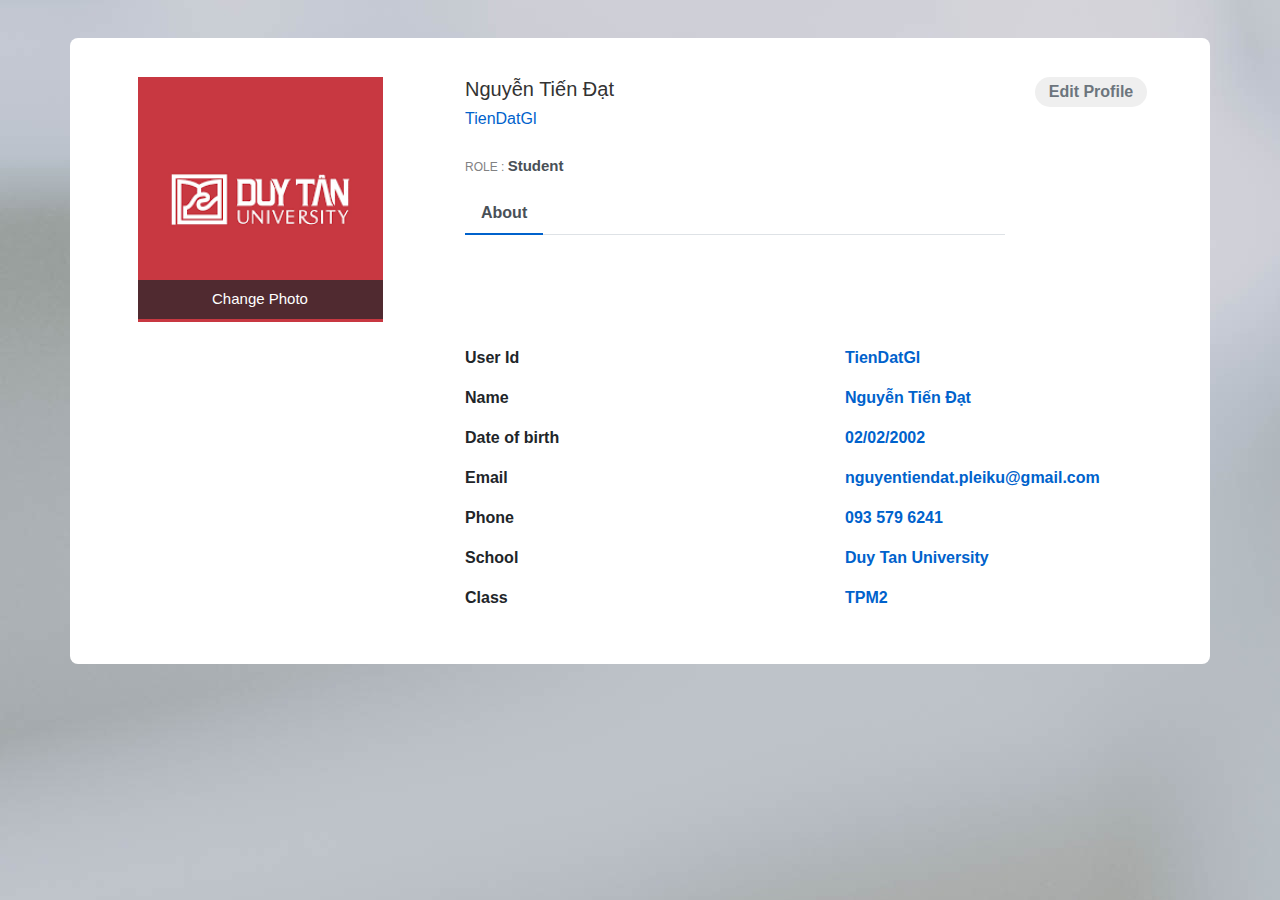
<file: user.html>
<!DOCTYPE html>
<html lang="en">
<head>
    <meta charset="UTF-8">
    <meta http-equiv="X-UA-Compatible" content="IE=edge">
    <meta name="viewport" content="width=device-width, initial-scale=1.0">
    <link rel="stylesheet" href="./user.css">
    <link href="//maxcdn.bootstrapcdn.com/bootstrap/4.1.1/css/bootstrap.min.css" rel="stylesheet" id="bootstrap-css">
    <link id="favico" rel="icon" type="image/png" href="../assets/img/favicon.ico"/>
    <title>Infor | Duy Tan Library</title>
</head>
<body>

<div class="container emp-profile">
            <form method="post">
                <div class="row">
                    <div class="col-md-4">
                        <div class="profile-img">
                            <img src="../assets/img/logo.png" alt=""/>
                            <div class="file btn btn-lg btn-primary">
                                Change Photo
                                <input type="file" name="file"/>
                            </div>
                        </div>
                    </div>
                    <div class="col-md-6">
                        <div class="profile-head">
                                    <h5>
                                        Nguyễn Tiến Đạt
                                    </h5>
                                    <h6>
                                        TienDatGl
                                    </h6>
                                    <p class="proile-rating">ROLE : <span>Student</span></p>
                            <ul class="nav nav-tabs" id="myTab" role="tablist">
                                <li class="nav-item">
                                    <a class="nav-link active " id="home-tab" data-toggle="tab" href="#home" role="tab" aria-controls="home" aria-selected="true">About</a>
                                </li>
                            </ul>
                        </div>
                    </div>
                    <div class="col-md-2">
                        <input type="submit" class="profile-edit-btn" name="btnAddMore" value="Edit Profile"/>
                    </div>
                </div>
                <div class="row">
                     <div class="col-md-4">
                        <!-- <div class="profile-work">
                            <p>MORE INFORMATION</p>
                            <a href="">Facebook</a><br/>
                            <a href="">Instagram</a><br/>
                            <a href="">Youtube</a>
                            <p>SKILLS</p>
                            <a href="">Web Designer</a><br/>
                            <a href="">Web Developer</a><br/>
                            <a href="">WordPress</a><br/>
                            <a href="">WooCommerce</a><br/>
                            <a href="">PHP, .Net</a><br/>
                        </div>  -->
                    </div>
                    <div class="col-md-8">
                        <div class="tab-content profile-tab" id="myTabContent">
                            <div class="tab-pane fade show active" id="home" role="tabpanel" aria-labelledby="home-tab">
                                        <div class="row">
                                            <div class="col-md-6">
                                                <label>User Id</label>
                                            </div>
                                            <div class="col-md-6">
                                                <p>TienDatGl</p>
                                            </div>
                                        </div>
                                        <div class="row">
                                            <div class="col-md-6">
                                                <label>Name</label>
                                            </div>
                                            <div class="col-md-6">
                                                <p>Nguyễn Tiến Đạt</p>
                                            </div>
                                        </div>
                                        <div class="row">
                                            <div class="col-md-6">
                                                <label>Date of birth</label>
                                            </div>
                                            <div class="col-md-6">
                                                <p>02/02/2002</p>
                                            </div>
                                        </div>
                                        <div class="row">
                                            <div class="col-md-6">
                                                <label>Email</label>
                                            </div>
                                            <div class="col-md-6">
                                                <p>nguyentiendat.pleiku@gmail.com</p>
                                            </div>
                                        </div>
                                        <div class="row">
                                            <div class="col-md-6">
                                                <label>Phone</label>
                                            </div>
                                            <div class="col-md-6">
                                                <p>093 579 6241</p>
                                            </div>
                                        </div>
                                        <div class="row">
                                            <div class="col-md-6">
                                                <label>School</label>
                                            </div>
                                            <div class="col-md-6">
                                                <p>Duy Tan University</p>
                                            </div>
                                        </div>
                                        <div class="row">
                                            <div class="col-md-6">
                                                <label>Class</label>
                                            </div>
                                            <div class="col-md-6">
                                                <p>TPM2</p>
                                            </div>
                                        </div>
                            </div>
                        </div>
                    </div>
                </div>
            </form>           
        </div>
        <script src="//maxcdn.bootstrapcdn.com/bootstrap/4.1.1/js/bootstrap.min.js"></script>
        <script src="//cdnjs.cloudflare.com/ajax/libs/jquery/3.2.1/jquery.min.js"></script>
</body>
</html>
</file>
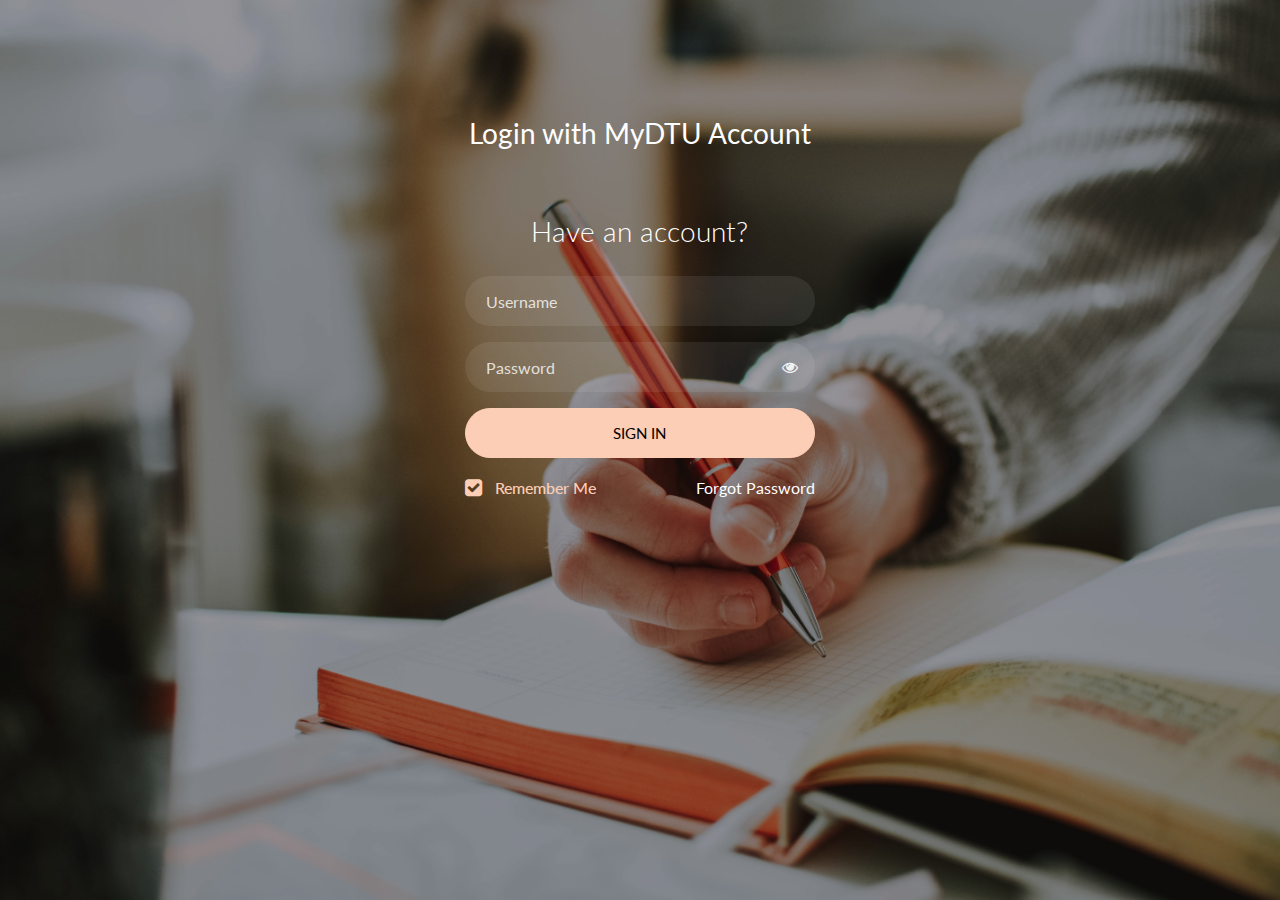
<file: login-form-20/loginForm.html>
<!doctype html>
<html lang="en">
  <head>
  	<title>Login | Duy Tan Library</title>
    <meta charset="utf-8">
    <meta name="viewport" content="width=device-width, initial-scale=1, shrink-to-fit=no">

	<link id="favico" rel="icon" type="image/png" href="../assets/img/favicon.ico"/>

	<link href="https://fonts.googleapis.com/css?family=Lato:300,400,700&display=swap" rel="stylesheet">

	<link rel="stylesheet" href="https://stackpath.bootstrapcdn.com/font-awesome/4.7.0/css/font-awesome.min.css">
	
	<link rel="stylesheet" href="css/style.css">

	</head>
	<body class="img js-fullheight" style="background-image: url(images/bg4.jpg);">
	<section class="ftco-section">
		<div class="container">
			<div class="row justify-content-center">
				<div class="col-md-6 text-center mb-5">
					<h2 class="heading-section">Login with MyDTU Account</h2>
				</div>
			</div>
			<div class="row justify-content-center">
				<div class="col-md-6 col-lg-4">
					<div class="login-wrap p-0">
		      	<h3 class="mb-4 text-center">Have an account?</h3>
		      	<form action="../index.html" class="signin-form">
		      		<div class="form-group">
		      			<input type="text" class="form-control" placeholder="Username" required>
		      		</div>
	            <div class="form-group">
	              <input id="password-field" type="password" class="form-control" placeholder="Password" required>
	              <span toggle="#password-field" class="fa fa-fw fa-eye field-icon toggle-password"></span>
	            </div>
	            <div class="form-group">
					
	            	
					<button class="form-control btn btn-primary submit px-3">Sign In</button>
				</div>
	            <div class="form-group d-md-flex">
	            	<div class="w-50">
		            	<label class="checkbox-wrap checkbox-primary">Remember Me
									  <input type="checkbox" checked>
									  <span class="checkmark"></span>
									</label>
								</div>
								<div class="w-50 text-md-right">
									<a href="#" style="color: #fff">Forgot Password</a>
								</div>
	            </div>
	          </form>
	          <!-- <p class="w-100 text-center">&mdash; Or Sign In With &mdash;</p>
	          <div class="social d-flex text-center">
	          	<a href="#" class="px-2 py-2 mr-md-1 rounded"><span class="ion-logo-facebook mr-2"></span> MyDTU</a>
	          	<a href="#" class="px-2 py-2 ml-md-1 rounded"><span class="ion-logo-twitter mr-2"></span> Gmail</a>
	          </div> -->
		      </div>
				</div>
			</div>
		</div>
	</section>

	<script src="js/jquery.min.js"></script>
  <script src="js/popper.js"></script>
  <script src="js/bootstrap.min.js"></script>
  <script src="js/main.js"></script>

	</body>
</html>
</file>
<file: user.css>
body{
    background-image: url(../login-form-20/images/bg4.jpg);
    opacity: 1;
}
.emp-profile{
    padding: 3%;
    margin-top: 3%;
    margin-bottom: 3%;
    border-radius: 0.5rem;
    background: #fff;
}
.profile-img{
    text-align: center;
}
.profile-img img{
    width: 70%;
    height: 100%;
}
.profile-img .file {
    position: relative;
    overflow: hidden;
    margin-top: -20%;
    width: 70%;
    border: none;
    border-radius: 0;
    font-size: 15px;
    background: #212529b8;
}
.profile-img .file input {
    position: absolute;
    opacity: 0;
    right: 0;
    top: 0;
}
.profile-head h5{
    color: #333;
}
.profile-head h6{
    color: #0062cc;
}
.profile-edit-btn{
    border: none;
    border-radius: 1.5rem;
    width: 70%;
    padding: 2%;
    font-weight: 600;
    color: #6c757d;
    cursor: pointer;
}
.proile-rating{
    font-size: 12px;
    color: #818182;
    margin-top: 5%;
}
.proile-rating span{
    color: #495057;
    font-size: 15px;
    font-weight: 600;
}
.profile-head .nav-tabs{
    margin-bottom:5%;
}
.profile-head .nav-tabs .nav-link{
    font-weight:600;
    border: none;
}
.profile-head .nav-tabs .nav-link.active{
    border: none;
    border-bottom:2px solid #0062cc;
}
.profile-work{
    padding: 14%;
    margin-top: -15%;
}
.profile-work p{
    font-size: 12px;
    color: #818182;
    font-weight: 600;
    margin-top: 10%;
}
.profile-work a{
    text-decoration: none;
    color: #495057;
    font-weight: 600;
    font-size: 14px;
}
.profile-work ul{
    list-style: none;
}
.profile-tab label{
    font-weight: 600;
}
.profile-tab p{
    font-weight: 600;
    color: #0062cc;
}
</file>
